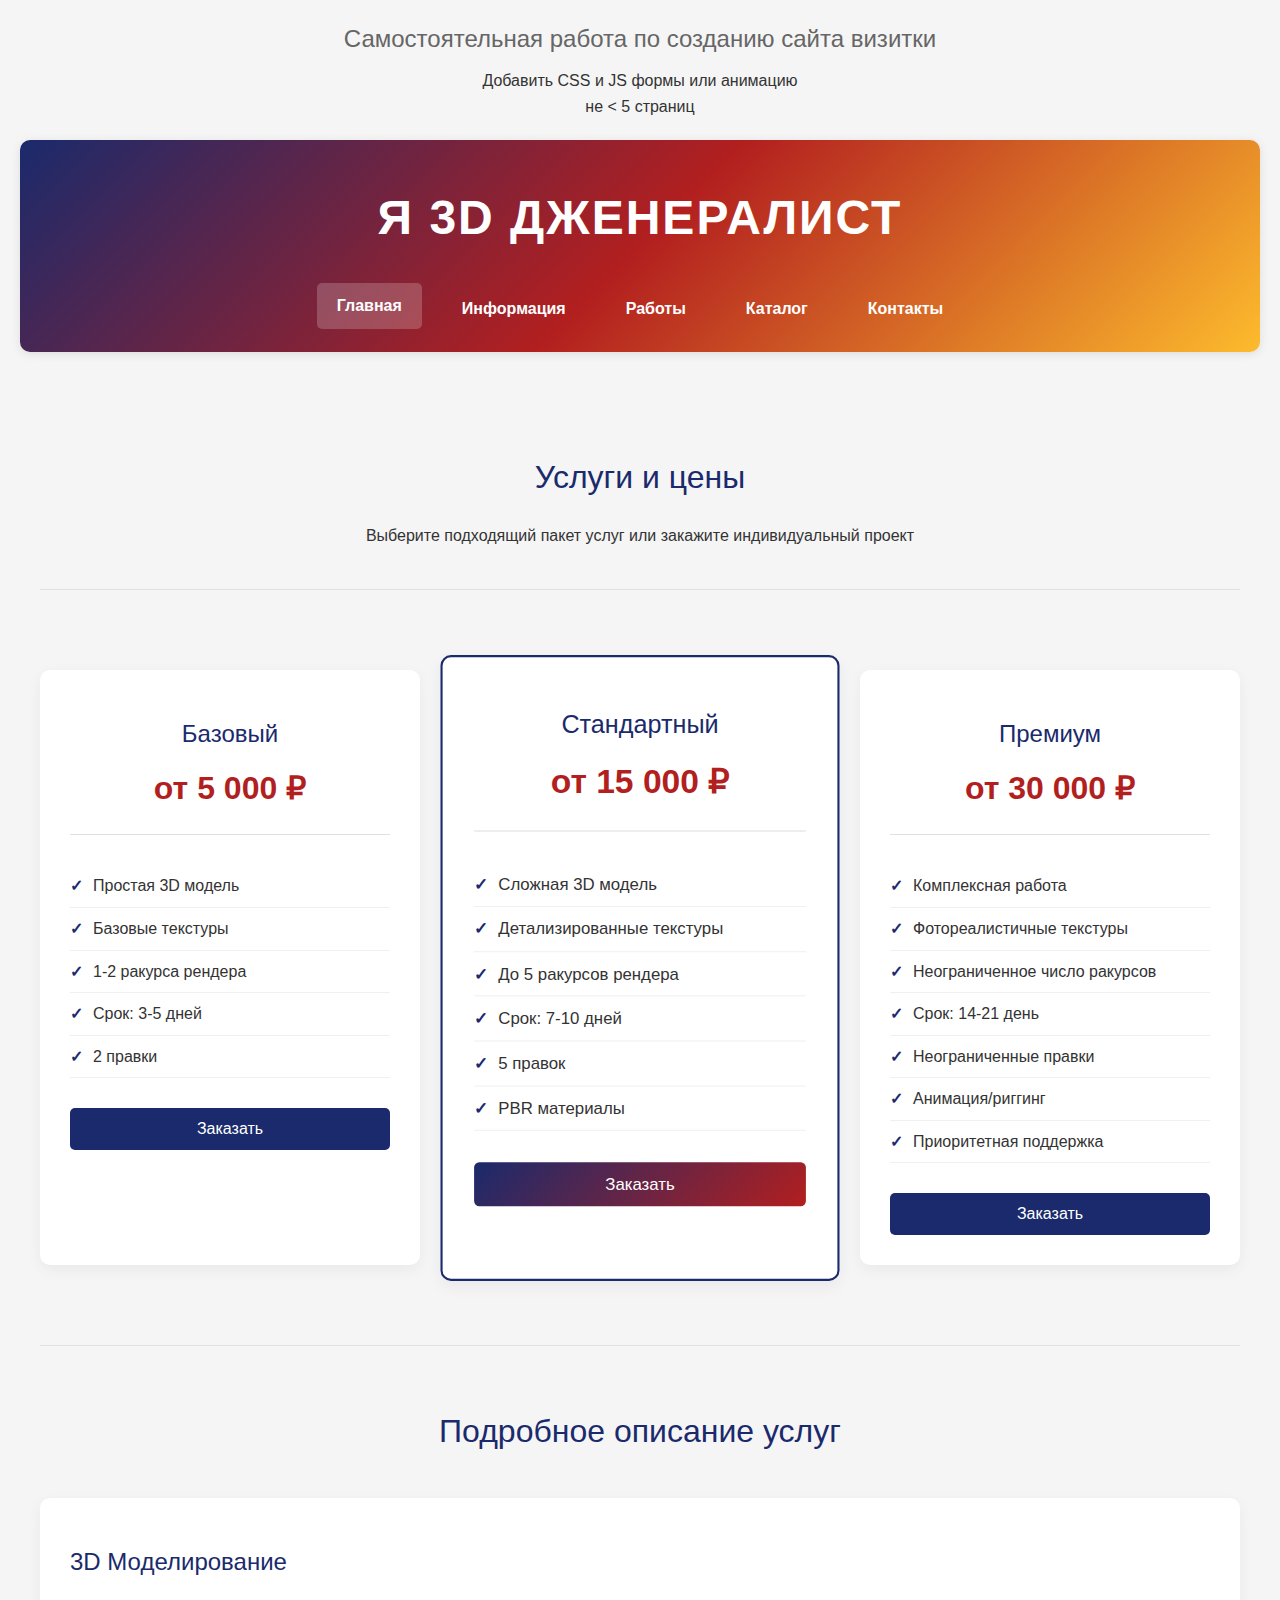
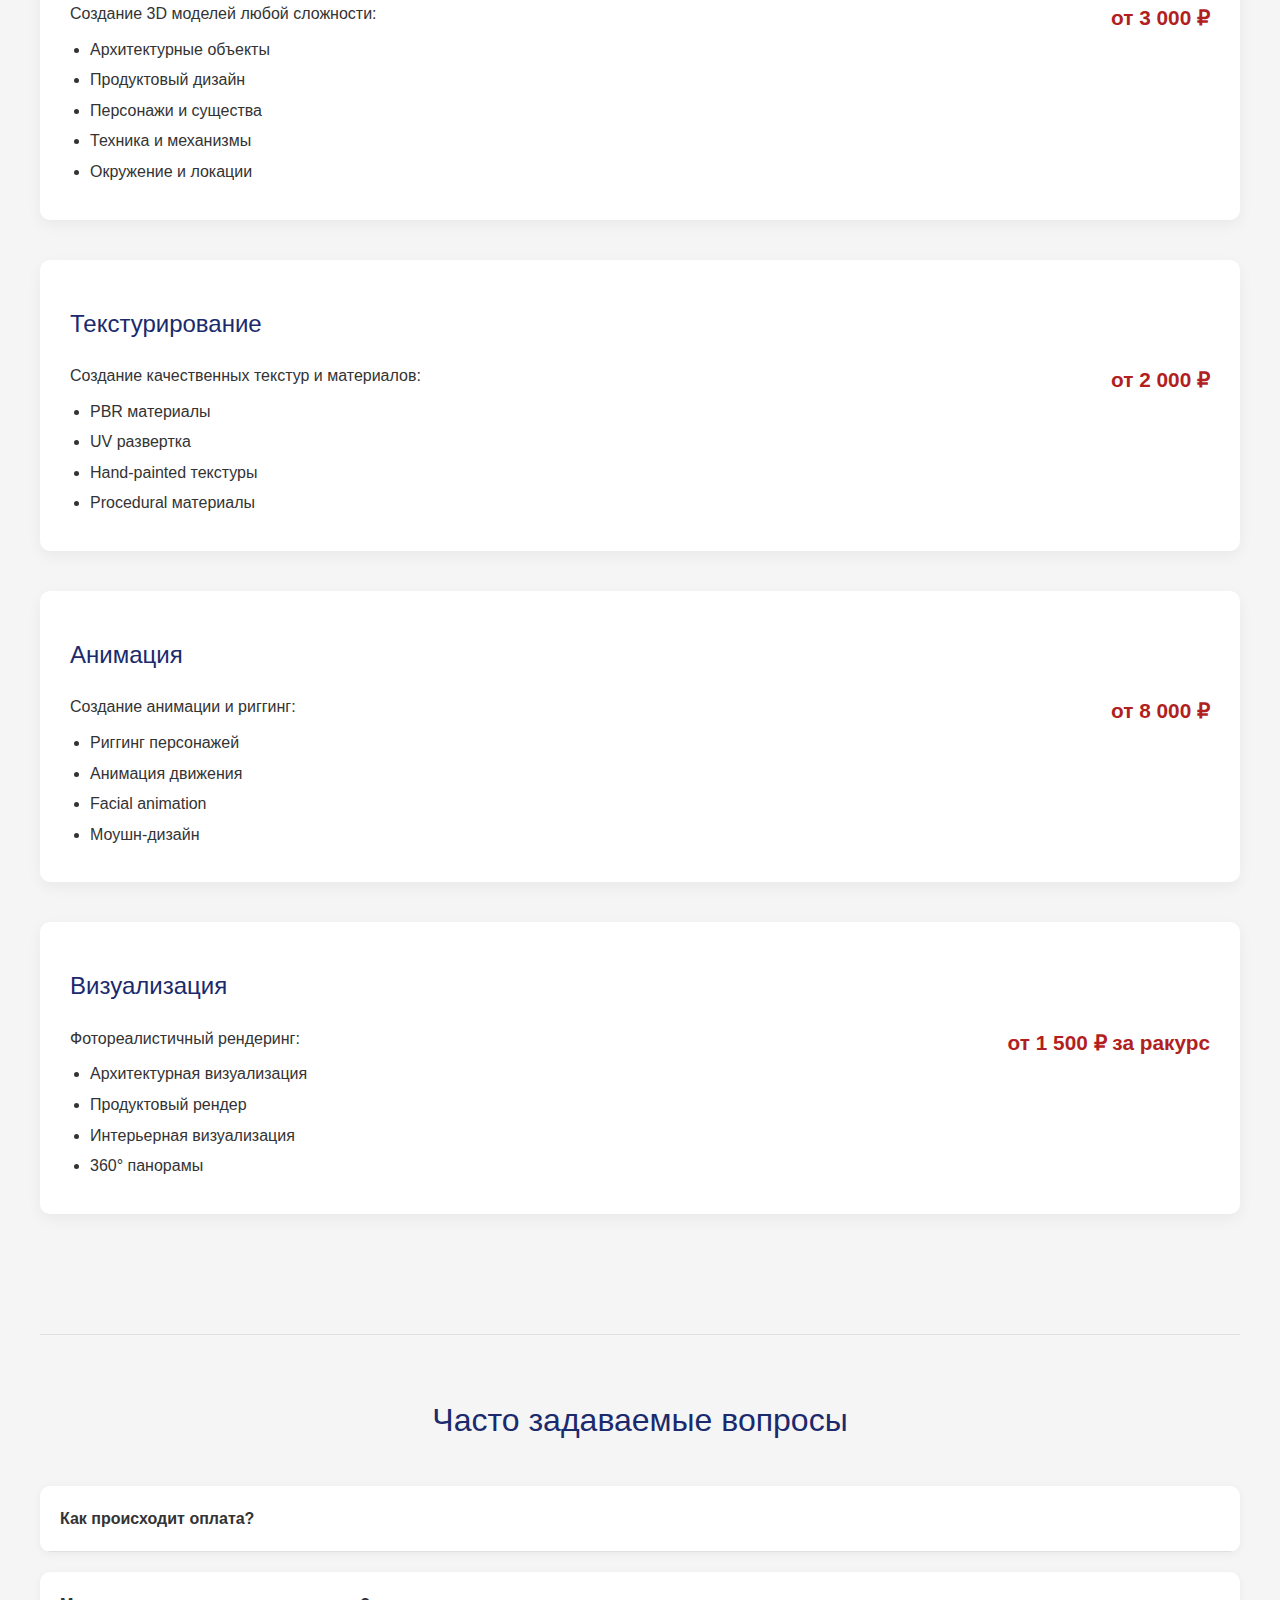
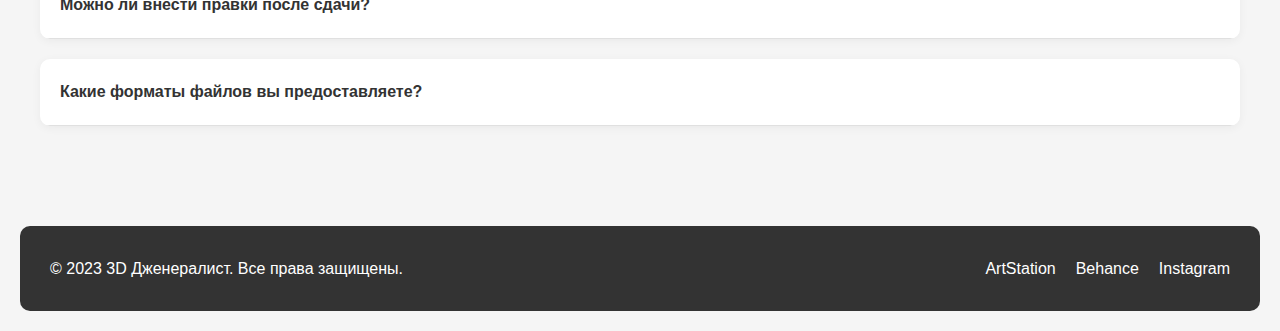
<file: style/catalog.html>
<!DOCTYPE html>
<html lang="en">
<head>
    <meta charset="utf-8">
    <meta name="viewport" content="width=device-width, initial-scale=1.0">
    <title>Услуги и цены - 3D Дженералист</title>
    <link rel="stylesheet" href="style.css">
    <script src="https://code.jquery.com/jquery-3.6.0.min.js"></script>
</head>
<body>
    <h1>Самостоятельная работа по созданию сайта визитки</h1>
    <p>Добавить CSS и JS формы или анимацию</p>
    <p>не < 5 страниц</p>

    <header>
        <div class="me">Я 3D дженералист</div>
        <div class="buttons">
            <a href="../index.html" class="b1 active">Главная</a>
            <a href="./inf.html" class="b2">Информация</a>
            <a href="./jobs.html" class="b3">Работы</a>
            <a href="./catalog.html" class="b4">Каталог</a>
            <a href="./contact.html" class="b5">Контакты</a>
        </div>
    </header>

    <main>
        <div class="catalog-header">
            <h2>Услуги и цены</h2>
            <p>Выберите подходящий пакет услуг или закажите индивидуальный проект</p>
        </div>

        <div class="pricing-plans">
            <div class="pricing-card">
                <div class="plan-header">
                    <h3>Базовый</h3>
                    <div class="price">от 5 000 ₽</div>
                </div>
                <ul class="plan-features">
                    <li>Простая 3D модель</li>
                    <li>Базовые текстуры</li>
                    <li>1-2 ракурса рендера</li>
                    <li>Срок: 3-5 дней</li>
                    <li>2 правки</li>
                </ul>
                <button class="plan-button" onclick="location.href='contact.html'">Заказать</button>
            </div>

            <div class="pricing-card featured">
                <div class="plan-header">
                    <h3>Стандартный</h3>
                    <div class="price">от 15 000 ₽</div>
                </div>
                <ul class="plan-features">
                    <li>Сложная 3D модель</li>
                    <li>Детализированные текстуры</li>
                    <li>До 5 ракурсов рендера</li>
                    <li>Срок: 7-10 дней</li>
                    <li>5 правок</li>
                    <li>PBR материалы</li>
                </ul>
                <button class="plan-button featured-btn" onclick="location.href='contact.html'">Заказать</button>
            </div>

            <div class="pricing-card">
                <div class="plan-header">
                    <h3>Премиум</h3>
                    <div class="price">от 30 000 ₽</div>
                </div>
                <ul class="plan-features">
                    <li>Комплексная работа</li>
                    <li>Фотореалистичные текстуры</li>
                    <li>Неограниченное число ракурсов</li>
                    <li>Срок: 14-21 день</li>
                    <li>Неограниченные правки</li>
                    <li>Анимация/риггинг</li>
                    <li>Приоритетная поддержка</li>
                </ul>
                <button class="plan-button" onclick="location.href='contact.html'">Заказать</button>
            </div>
        </div>

        <div class="services-detailed">
            <h2>Подробное описание услуг</h2>

            <div class="service-item">
                <h3>3D Моделирование</h3>
                <div class="service-content">
                    <div class="service-description">
                        <p>Создание 3D моделей любой сложности:</p>
                        <ul>
                            <li>Архитектурные объекты</li>
                            <li>Продуктовый дизайн</li>
                            <li>Персонажи и существа</li>
                            <li>Техника и механизмы</li>
                            <li>Окружение и локации</li>
                        </ul>
                    </div>
                    <div class="service-price">
                        <span>от 3 000 ₽</span>
                    </div>
                </div>
            </div>

            <div class="service-item">
                <h3>Текстурирование</h3>
                <div class="service-content">
                    <div class="service-description">
                        <p>Создание качественных текстур и материалов:</p>
                        <ul>
                            <li>PBR материалы</li>
                            <li>UV развертка</li>
                            <li>Hand-painted текстуры</li>
                            <li>Procedural материалы</li>
                        </ul>
                    </div>
                    <div class="service-price">
                        <span>от 2 000 ₽</span>
                    </div>
                </div>
            </div>

            <div class="service-item">
                <h3>Анимация</h3>
                <div class="service-content">
                    <div class="service-description">
                        <p>Создание анимации и риггинг:</p>
                        <ul>
                            <li>Риггинг персонажей</li>
                            <li>Анимация движения</li>
                            <li>Facial animation</li>
                            <li>Моушн-дизайн</li>
                        </ul>
                    </div>
                    <div class="service-price">
                        <span>от 8 000 ₽</span>
                    </div>
                </div>
            </div>

            <div class="service-item">
                <h3>Визуализация</h3>
                <div class="service-content">
                    <div class="service-description">
                        <p>Фотореалистичный рендеринг:</p>
                        <ul>
                            <li>Архитектурная визуализация</li>
                            <li>Продуктовый рендер</li>
                            <li>Интерьерная визуализация</li>
                            <li>360° панорамы</li>
                        </ul>
                    </div>
                    <div class="service-price">
                        <span>от 1 500 ₽ за ракурс</span>
                    </div>
                </div>
            </div>
        </div>

        <div class="faq">
            <h2>Часто задаваемые вопросы</h2>
            <div class="faq-item">
                <div class="faq-question">Как происходит оплата?</div>
                <div class="faq-answer">50% предоплата, 50% после сдачи работы. Принимаю перевод на карту, PayPal или другие способы.</div>
            </div>
            <div class="faq-item">
                <div class="faq-question">Можно ли внести правки после сдачи?</div>
                <div class="faq-answer">Да, в течение 14 дней после сдачи работы бесплатно вношу незначительные правки.</div>
            </div>
            <div class="faq-item">
                <div class="faq-question">Какие форматы файлов вы предоставляете?</div>
                <div class="faq-answer">FBX, OBJ, BLEND, MAX, и другие популярные форматы по требованию.</div>
            </div>
        </div>
    </main>

    <footer>
        <div class="footer-content">
            <p>&copy; 2023 3D Дженералист. Все права защищены.</p>
            <div class="social-links">
                <a href="#">ArtStation</a>
                <a href="#">Behance</a>
                <a href="#">Instagram</a>
            </div>
        </div>
    </footer>

    <script src="script.js"></script>
</body>
</html>
</file>
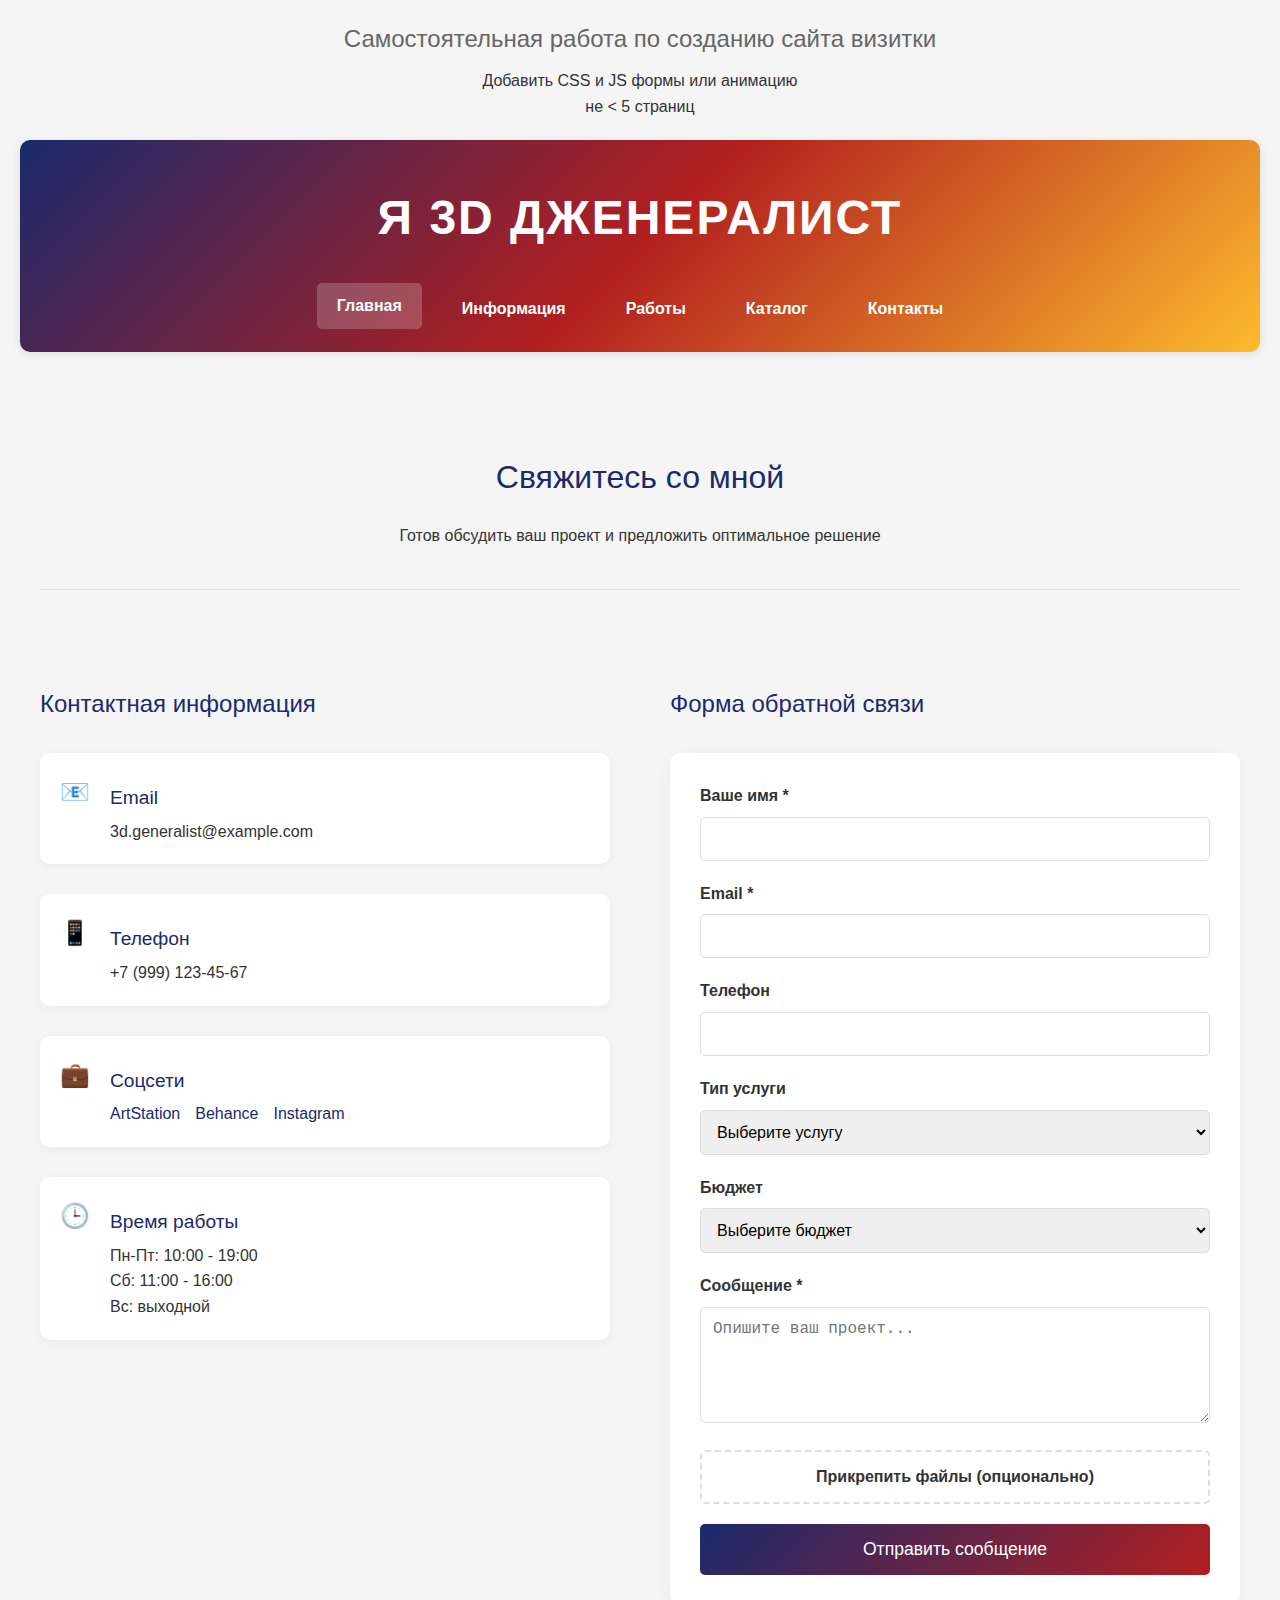
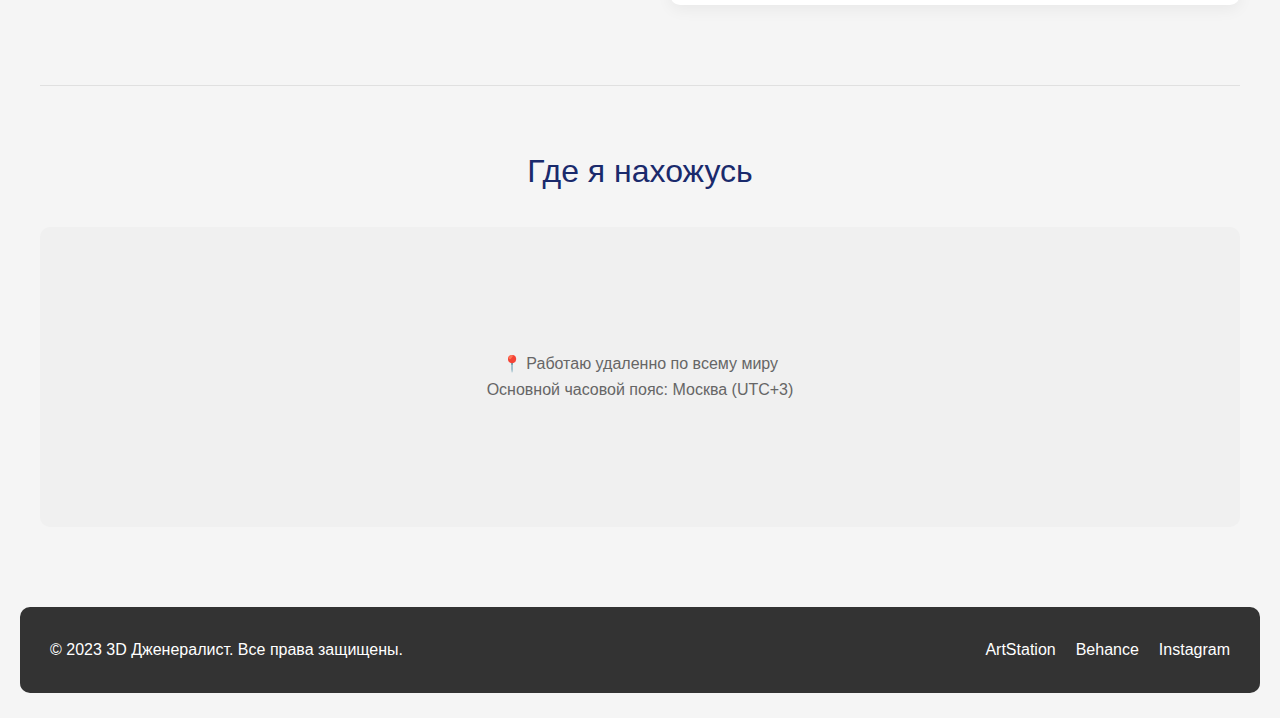
<file: style/contact.html>
<!DOCTYPE html>
<html lang="en">
<head>
    <meta charset="utf-8">
    <meta name="viewport" content="width=device-width, initial-scale=1.0">
    <title>Контакты - 3D Дженералист</title>
    <link rel="stylesheet" href="style.css">
    <script src="https://code.jquery.com/jquery-3.6.0.min.js"></script>
</head>
<body>
    <h1>Самостоятельная работа по созданию сайта визитки</h1>
    <p>Добавить CSS и JS формы или анимацию</p>
    <p>не < 5 страниц</p>

    <header>
        <div class="me">Я 3D дженералист</div>
        <div class="buttons">
            <a href="../index.html" class="b1 active">Главная</a>
            <a href="./inf.html" class="b2">Информация</a>
            <a href="./jobs.html" class="b3">Работы</a>
            <a href="./catalog.html" class="b4">Каталог</a>
            <a href="./contact.html" class="b5">Контакты</a>
        </div>
    </header>

    <main>
        <div class="contact-header">
            <h2>Свяжитесь со мной</h2>
            <p>Готов обсудить ваш проект и предложить оптимальное решение</p>
        </div>

        <div class="contact-content">
            <div class="contact-info">
                <h3>Контактная информация</h3>

                <div class="contact-item">
                    <div class="contact-icon">📧</div>
                    <div class="contact-details">
                        <h4>Email</h4>
                        <p>3d.generalist@example.com</p>
                    </div>
                </div>

                <div class="contact-item">
                    <div class="contact-icon">📱</div>
                    <div class="contact-details">
                        <h4>Телефон</h4>
                        <p>+7 (999) 123-45-67</p>
                    </div>
                </div>

                <div class="contact-item">
                    <div class="contact-icon">💼</div>
                    <div class="contact-details">
                        <h4>Соцсети</h4>
                        <div class="social-contact">
                            <a href="#" class="social-link">ArtStation</a>
                            <a href="#" class="social-link">Behance</a>
                            <a href="#" class="social-link">Instagram</a>
                        </div>
                    </div>
                </div>

                <div class="contact-item">
                    <div class="contact-icon">🕒</div>
                    <div class="contact-details">
                        <h4>Время работы</h4>
                        <p>Пн-Пт: 10:00 - 19:00</p>
                        <p>Сб: 11:00 - 16:00</p>
                        <p>Вс: выходной</p>
                    </div>
                </div>
            </div>

            <div class="contact-form-wrapper">
                <h3>Форма обратной связи</h3>
                <form id="contactForm" class="contact-form">
                    <div class="form-group">
                        <label for="name">Ваше имя *</label>
                        <input type="text" id="name" name="name" required>
                    </div>

                    <div class="form-group">
                        <label for="email">Email *</label>
                        <input type="email" id="email" name="email" required>
                    </div>

                    <div class="form-group">
                        <label for="phone">Телефон</label>
                        <input type="tel" id="phone" name="phone">
                    </div>

                    <div class="form-group">
                        <label for="service">Тип услуги</label>
                        <select id="service" name="service">
                            <option value="">Выберите услугу</option>
                            <option value="modeling">3D Моделирование</option>
                            <option value="texturing">Текстурирование</option>
                            <option value="animation">Анимация</option>
                            <option value="visualization">Визуализация</option>
                            <option value="other">Другое</option>
                        </select>
                    </div>

                    <div class="form-group">
                        <label for="budget">Бюджет</label>
                        <select id="budget" name="budget">
                            <option value="">Выберите бюджет</option>
                            <option value="5-15">5 000 - 15 000 ₽</option>
                            <option value="15-30">15 000 - 30 000 ₽</option>
                            <option value="30-50">30 000 - 50 000 ₽</option>
                            <option value="50+">Более 50 000 ₽</option>
                        </select>
                    </div>

                    <div class="form-group">
                        <label for="message">Сообщение *</label>
                        <textarea id="message" name="message" rows="5" required placeholder="Опишите ваш проект..."></textarea>
                    </div>

                    <div class="form-group">
                        <label class="file-upload">
                            <input type="file" id="attachment" name="attachment">
                            <span>Прикрепить файлы (опционально)</span>
                        </label>
                    </div>

                    <button type="submit" class="submit-button">Отправить сообщение</button>
                </form>
            </div>
        </div>

        <div class="map-section">
            <h2>Где я нахожусь</h2>
            <div class="map-placeholder">
                <div class="map-content">
                    <p>📍 Работаю удаленно по всему миру</p>
                    <p>Основной часовой пояс: Москва (UTC+3)</p>
                </div>
            </div>
        </div>
    </main>

    <footer>
        <div class="footer-content">
            <p>&copy; 2023 3D Дженералист. Все права защищены.</p>
            <div class="social-links">
                <a href="#">ArtStation</a>
                <a href="#">Behance</a>
                <a href="#">Instagram</a>
            </div>
        </div>
    </footer>

    <script src="script.js"></script>
</body>
</html>
</file>
<file: style/style.css>
/* http://meyerweb.com/eric/tools/css/reset/
   v2.0 | 20110126
   License: none (public domain)
*/

html, body, div, span, applet, object, iframe,
h1, h2, h3, h4, h5, h6, p, blockquote, pre,
a, abbr, acronym, address, big, cite, code,
del, dfn, em, img, ins, kbd, q, s, samp,
small, strike, strong, sub, sup, tt, var,
b, u, i, center,
dl, dt, dd, ol, ul, li,
fieldset, form, label, legend,
table, caption, tbody, tfoot, thead, tr, th, td,
article, aside, canvas, details, embed,
figure, figcaption, footer, header, hgroup,
menu, nav, output, ruby, section, summary,
time, mark, audio, video {
	margin: 0;
	padding: 0;
	border: 0;
	font-size: 100%;
	font: inherit;
	vertical-align: baseline;
}
/* HTML5 display-role reset for older browsers */
article, aside, details, figcaption, figure,
footer, header, hgroup, menu, nav, section {
	display: block;
}
body {
	line-height: 1;
}
ol, ul {
	list-style: none;
}
blockquote, q {
	quotes: none;
}
blockquote:before, blockquote:after,
q:before, q:after {
	content: '';
	content: none;
}
table {
	border-collapse: collapse;
	border-spacing: 0;
}

/* Основные стили */
body{
  text-align:center;
  background:#f5f5f5;
  font-family: 'Arial', sans-serif;
  color: #333;
  line-height: 1.6;
  padding: 20px;
}

h1 {
  font-size: 1.5rem;
  margin-bottom: 10px;
  color: #666;
}

h2 {
  font-size: 2rem;
  margin: 20px 0;
  color: #1a2a6c;
}

h3 {
  font-size: 1.5rem;
  margin: 15px 0;
  color: #1a2a6c;
}

h4 {
  font-size: 1.2rem;
  margin: 10px 0;
  color: #1a2a6c;
}

header{
  background: linear-gradient(135deg, #1a2a6c, #b21f1f, #fdbb2d);
  color: white;
  padding: 20px 0;
  margin: 20px 0;
  border-radius: 10px;
  box-shadow: 0 2px 10px rgba(0,0,0,0.1);
}

.me{
  text-transform:uppercase;
  font-size: 3rem;
  font-family:'Verdana', sans-serif;
  padding: 20px;
  margin-bottom: 10px;
  font-weight: bold;
  letter-spacing: 2px;
  transition: all 0.3s ease;
}

.buttons{
  display: flex;
  justify-content: center;
  gap: 20px;
  flex-wrap: wrap;
}

.buttons a{
  color: white;
  text-decoration: none;
  padding: 10px 20px;
  border-radius: 5px;
  transition: all 0.3s ease;
  font-weight: bold;
}

.buttons a:hover,
.buttons a.active{
  background: rgba(255,255,255,0.2);
  transform: translateY(-3px);
}

main {
  max-width: 1200px;
  margin: 0 auto;
  text-align: left;
}

/* Hero section */
.hero-section {
  display: flex;
  align-items: center;
  justify-content: space-between;
  padding: 40px 0;
  gap: 40px;
}

.hero-content {
  flex: 1;
}

.hero-content h2 {
  font-size: 2.5rem;
  margin-bottom: 20px;
  color: #1a2a6c;
}

.hero-content p {
  font-size: 1.2rem;
  margin-bottom: 30px;
  color: #666;
}

.cta-button {
  background: linear-gradient(135deg, #1a2a6c, #b21f1f);
  color: white;
  border: none;
  padding: 12px 30px;
  border-radius: 5px;
  font-size: 1rem;
  cursor: pointer;
  transition: all 0.3s ease;
}

.cta-button:hover {
  transform: translateY(-3px);
  box-shadow: 0 5px 15px rgba(0,0,0,0.1);
}

.hero-image {
  flex: 1;
}

.hero-image img {
  max-width: 100%;
  border-radius: 10px;
  box-shadow: 0 10px 30px rgba(0,0,0,0.1);
}

/* Features section */
.features-section {
  padding: 40px 0;
  margin: 40px 0;
  border-top: 1px solid #e0e0e0;
  border-bottom: 1px solid #e0e0e0;
}

.features-section h2 {
  text-align: center;
  margin-bottom: 40px;
}

.features-grid {
  display: grid;
  grid-template-columns: repeat(auto-fit, minmax(250px, 1fr));
  gap: 30px;
}

.feature {
  padding: 30px;
  text-align: center;
  border-radius: 10px;
  box-shadow: 0 5px 15px rgba(0,0,0,0.05);
  transition: all 0.3s ease;
  background: white;
}

.feature:hover {
  transform: translateY(-5px);
  box-shadow: 0 10px 25px rgba(0,0,0,0.1);
}

.feature-icon {
  font-size: 3rem;
  margin-bottom: 20px;
}

.feature h3 {
  font-size: 1.5rem;
  margin-bottom: 15px;
  color: #1a2a6c;
}

/* Preview works */
.preview-works {
  padding: 40px 0;
  margin: 40px 0;
}

.preview-works h2 {
  text-align: center;
  margin-bottom: 40px;
}

.works-preview {
  display: grid;
  grid-template-columns: repeat(auto-fit, minmax(200px, 1fr));
  gap: 30px;
  margin-bottom: 40px;
}

.work-preview-item {
  text-align: center;
  background: white;
  padding: 20px;
  border-radius: 10px;
  box-shadow: 0 5px 15px rgba(0,0,0,0.05);
}

.work-placeholder {
  width: 100%;
  height: 150px;
  background: linear-gradient(135deg, #1a2a6c, #b21f1f);
  border-radius: 10px;
  display: flex;
  align-items: center;
  justify-content: center;
  color: white;
  font-weight: bold;
  margin-bottom: 15px;
}

.view-all-button {
  display: inline-block;
  padding: 12px 30px;
  background: linear-gradient(135deg, #1a2a6c, #b21f1f);
  color: white;
  text-decoration: none;
  border-radius: 5px;
  transition: all 0.3s ease;
  text-align: center;
}

.view-all-button:hover {
  transform: translateY(-3px);
  box-shadow: 0 5px 15px rgba(0,0,0,0.1);
}

/* About page styles */
.about-me {
  padding: 40px 0;
  margin: 40px 0;
  border-bottom: 1px solid #e0e0e0;
}

.about-content {
  display: flex;
  gap: 40px;
  align-items: flex-start;
}

.about-text {
  flex: 2;
}

.about-text h2 {
  margin-bottom: 20px;
}

.about-text h3 {
  margin: 30px 0 15px 0;
}

.experience-list {
  list-style: disc;
  margin-left: 20px;
  margin-bottom: 20px;
}

.experience-list li {
  margin-bottom: 8px;
}

.about-image {
  flex: 1;
}

.image-placeholder {
  width: 100%;
  height: 300px;
  background: #ddd;
  border-radius: 10px;
  display: flex;
  align-items: center;
  justify-content: center;
  color: #666;
  font-weight: bold;
}

/* Skills detailed */
.skills-detailed {
  padding: 40px 0;
  margin: 40px 0;
  border-bottom: 1px solid #e0e0e0;
}

.skills-detailed h2 {
  text-align: center;
  margin-bottom: 40px;
}

.skills-container {
  max-width: 800px;
  margin: 0 auto;
}

.skill-category {
  margin-bottom: 30px;
  background: white;
  padding: 20px;
  border-radius: 10px;
  box-shadow: 0 5px 15px rgba(0,0,0,0.05);
}

.skill-category h3 {
  margin-bottom: 10px;
}

.skill-bar {
  width: 100%;
  height: 20px;
  background: #e0e0e0;
  border-radius: 10px;
  margin-bottom: 10px;
  overflow: hidden;
}

.skill-level {
  height: 100%;
  background: linear-gradient(135deg, #1a2a6c, #b21f1f);
  border-radius: 10px;
  text-align: right;
  padding-right: 10px;
  color: white;
  font-size: 0.8rem;
  line-height: 20px;
  transition: width 1s ease-in-out;
}

/* Work process */
.work-process {
  padding: 40px 0;
  margin: 40px 0;
}

.work-process h2 {
  text-align: center;
  margin-bottom: 40px;
}

.process-steps {
  display: grid;
  grid-template-columns: repeat(auto-fit, minmax(200px, 1fr));
  gap: 30px;
}

.step {
  text-align: center;
  padding: 30px 20px;
  border-radius: 10px;
  box-shadow: 0 5px 15px rgba(0,0,0,0.05);
  background: white;
}

.step-number {
  width: 50px;
  height: 50px;
  background: linear-gradient(135deg, #1a2a6c, #b21f1f);
  color: white;
  border-radius: 50%;
  display: flex;
  align-items: center;
  justify-content: center;
  font-size: 1.5rem;
  font-weight: bold;
  margin: 0 auto 20px auto;
}

.step h3 {
  margin-bottom: 15px;
}

/* Portfolio styles */
.portfolio-header {
  padding: 40px 0;
  margin: 40px 0;
  border-bottom: 1px solid #e0e0e0;
  text-align: center;
}

.portfolio-filters {
  padding: 30px 0;
  margin: 30px 0;
  display: flex;
  justify-content: center;
  gap: 15px;
  flex-wrap: wrap;
}

.filter-btn {
  padding: 10px 20px;
  border: 2px solid #1a2a6c;
  background: white;
  color: #1a2a6c;
  border-radius: 25px;
  cursor: pointer;
  transition: all 0.3s ease;
}

.filter-btn.active,
.filter-btn:hover {
  background: #1a2a6c;
  color: white;
}

.portfolio-grid {
  padding: 40px 0;
  margin: 40px 0;
  display: grid;
  grid-template-columns: repeat(auto-fill, minmax(300px, 1fr));
  gap: 30px;
}

.portfolio-item {
  border-radius: 10px;
  overflow: hidden;
  box-shadow: 0 5px 15px rgba(0,0,0,0.1);
  transition: all 0.3s ease;
  background: white;
}

.portfolio-item:hover {
  transform: translateY(-10px);
  box-shadow: 0 15px 30px rgba(0,0,0,0.15);
}

.portfolio-image {
  height: 200px;
  background: #ddd;
  display: flex;
  align-items: center;
  justify-content: center;
  color: #666;
  font-weight: bold;
}

.portfolio-info {
  padding: 20px;
}

.portfolio-info h3 {
  margin-bottom: 10px;
}

.portfolio-category {
  display: inline-block;
  padding: 5px 10px;
  background: #e0e0e0;
  border-radius: 15px;
  font-size: 0.8rem;
  margin-top: 10px;
}

/* Testimonials */
.testimonials {
  padding: 40px 0;
  margin: 40px 0;
  border-top: 1px solid #e0e0e0;
}

.testimonials h2 {
  text-align: center;
  margin-bottom: 40px;
}

.testimonials-grid {
  display: grid;
  grid-template-columns: repeat(auto-fit, minmax(300px, 1fr));
  gap: 30px;
}

.testimonial {
  background: white;
  padding: 30px;
  border-radius: 10px;
  box-shadow: 0 5px 15px rgba(0,0,0,0.05);
  position: relative;
}

.testimonial:before {
  content: '"';
  font-size: 4rem;
  color: #e0e0e0;
  position: absolute;
  top: 10px;
  left: 20px;
}

.testimonial p {
  font-style: italic;
  margin-bottom: 20px;
  position: relative;
  z-index: 1;
}

.client-info {
  text-align: right;
}

/* Catalog styles */
.catalog-header {
  padding: 40px 0;
  margin: 40px 0;
  border-bottom: 1px solid #e0e0e0;
  text-align: center;
}

.pricing-plans {
  padding: 40px 0;
  margin: 40px 0;
  display: grid;
  grid-template-columns: repeat(auto-fit, minmax(300px, 1fr));
  gap: 30px;
}

.pricing-card {
  background: white;
  border-radius: 10px;
  padding: 30px;
  box-shadow: 0 5px 15px rgba(0,0,0,0.05);
  text-align: center;
  transition: all 0.3s ease;
}

.pricing-card.featured {
  transform: scale(1.05);
  border: 2px solid #1a2a6c;
}

.pricing-card:hover {
  transform: translateY(-10px);
  box-shadow: 0 15px 30px rgba(0,0,0,0.1);
}

.pricing-card.featured:hover {
  transform: scale(1.05) translateY(-10px);
}

.plan-header {
  margin-bottom: 30px;
  padding-bottom: 20px;
  border-bottom: 1px solid #e0e0e0;
}

.plan-header h3 {
  margin-bottom: 10px;
}

.price {
  font-size: 2rem;
  font-weight: bold;
  color: #b21f1f;
}

.plan-features {
  list-style: none;
  margin-bottom: 30px;
  text-align: left;
}

.plan-features li {
  padding: 8px 0;
  border-bottom: 1px solid #f0f0f0;
}

.plan-features li:before {
  content: "✓";
  color: #1a2a6c;
  margin-right: 10px;
  font-weight: bold;
}

.plan-button {
  width: 100%;
  padding: 12px;
  background: #1a2a6c;
  color: white;
  border: none;
  border-radius: 5px;
  font-size: 1rem;
  cursor: pointer;
  transition: all 0.3s ease;
}

.plan-button:hover {
  background: #b21f1f;
  transform: translateY(-2px);
}

.plan-button.featured-btn {
  background: linear-gradient(135deg, #1a2a6c, #b21f1f);
}

/* Services detailed */
.services-detailed {
  padding: 40px 0;
  margin: 40px 0;
  border-top: 1px solid #e0e0e0;
}

.services-detailed h2 {
  text-align: center;
  margin-bottom: 40px;
}

.service-item {
  margin-bottom: 40px;
  padding: 30px;
  border-radius: 10px;
  box-shadow: 0 5px 15px rgba(0,0,0,0.05);
  background: white;
}

.service-item h3 {
  margin-bottom: 20px;
}

.service-content {
  display: flex;
  justify-content: space-between;
  align-items: flex-start;
  gap: 30px;
}

.service-description {
  flex: 2;
}

.service-description ul {
  list-style: disc;
  margin-left: 20px;
  margin-top: 10px;
}

.service-description li {
  margin-bottom: 5px;
}

.service-price {
  flex: 1;
  text-align: right;
}

.service-price span {
  font-size: 1.3rem;
  font-weight: bold;
  color: #b21f1f;
}

/* FAQ */
.faq {
  padding: 40px 0;
  margin: 40px 0;
  border-top: 1px solid #e0e0e0;
}

.faq h2 {
  text-align: center;
  margin-bottom: 40px;
}

.faq-item {
  margin-bottom: 20px;
  border-radius: 10px;
  overflow: hidden;
  box-shadow: 0 2px 10px rgba(0,0,0,0.05);
  background: white;
}

.faq-question {
  padding: 20px;
  font-weight: bold;
  cursor: pointer;
  border-bottom: 1px solid #e0e0e0;
}

.faq-answer {
  padding: 20px;
  display: none;
}

.faq-item.active .faq-answer {
  display: block;
}

/* Contact page styles */
.contact-header {
  padding: 40px 0;
  margin: 40px 0;
  border-bottom: 1px solid #e0e0e0;
  text-align: center;
}

.contact-content {
  padding: 40px 0;
  margin: 40px 0;
  display: grid;
  grid-template-columns: 1fr 1fr;
  gap: 60px;
}

.contact-info h3,
.contact-form-wrapper h3 {
  margin-bottom: 30px;
}

.contact-item {
  display: flex;
  align-items: flex-start;
  gap: 20px;
  margin-bottom: 30px;
  padding: 20px;
  background: white;
  border-radius: 10px;
  box-shadow: 0 2px 10px rgba(0,0,0,0.05);
}

.contact-icon {
  font-size: 1.5rem;
}

.contact-details h4 {
  margin-bottom: 5px;
}

.social-contact {
  display: flex;
  gap: 15px;
}

.social-link {
  color: #1a2a6c;
  text-decoration: none;
  transition: color 0.3s ease;
}

.social-link:hover {
  color: #b21f1f;
}

/* Contact form */
.contact-form {
  background: white;
  padding: 30px;
  border-radius: 10px;
  box-shadow: 0 5px 15px rgba(0,0,0,0.05);
}

.form-group {
  margin-bottom: 20px;
}

.form-group label {
  display: block;
  margin-bottom: 8px;
  font-weight: bold;
  color: #333;
}

.form-group input,
.form-group select,
.form-group textarea {
  width: 100%;
  padding: 12px;
  border: 1px solid #ddd;
  border-radius: 5px;
  font-size: 1rem;
  box-sizing: border-box;
}

.form-group textarea {
  resize: vertical;
}

.file-upload {
  display: block;
  padding: 12px;
  border: 2px dashed #ddd;
  border-radius: 5px;
  text-align: center;
  cursor: pointer;
  transition: all 0.3s ease;
}

.file-upload:hover {
  border-color: #1a2a6c;
  background: #f0f8ff;
}

.file-upload input {
  display: none;
}

.submit-button {
  width: 100%;
  padding: 15px;
  background: linear-gradient(135deg, #1a2a6c, #b21f1f);
  color: white;
  border: none;
  border-radius: 5px;
  font-size: 1.1rem;
  cursor: pointer;
  transition: all 0.3s ease;
}

.submit-button:hover {
  transform: translateY(-2px);
  box-shadow: 0 5px 15px rgba(0,0,0,0.1);
}

/* Map section */
.map-section {
  padding: 40px 0;
  margin: 40px 0;
  border-top: 1px solid #e0e0e0;
  text-align: center;
}

.map-section h2 {
  margin-bottom: 30px;
}

.map-placeholder {
  height: 300px;
  background: #f0f0f0;
  border-radius: 10px;
  display: flex;
  align-items: center;
  justify-content: center;
}

.map-content {
  color: #666;
}

/* Footer */
footer {
  background: #333;
  color: white;
  padding: 30px;
  margin-top: 40px;
  border-radius: 10px;
}

.footer-content {
  max-width: 1200px;
  margin: 0 auto;
  display: flex;
  justify-content: space-between;
  align-items: center;
}

.social-links {
  display: flex;
  gap: 20px;
}

.social-links a {
  color: white;
  text-decoration: none;
  transition: all 0.3s ease;
}

.social-links a:hover {
  color: #fdbb2d;
}

/* Адаптивность */
@media (max-width: 768px) {
  .hero-section,
  .about-content,
  .contact-content {
    flex-direction: column;
  }

  .service-content {
    flex-direction: column;
  }

  .service-price {
    text-align: left;
  }

  .pricing-card.featured {
    transform: none;
  }

  .contact-content {
    grid-template-columns: 1fr;
  }

  .footer-content {
    flex-direction: column;
    gap: 20px;
  }

  .me {
    font-size: 2rem;
  }

  .buttons {
    flex-direction: column;
    align-items: center;
  }
}
/* Добавьте эти стили в существующий style.css */

/* Стили для изображений работ */
.work-image {
    width: 100%;
    height: 150px;
    object-fit: cover;
    border-radius: 10px;
    margin-bottom: 15px;
    transition: transform 0.3s ease;
}

.work-preview-item:hover .work-image {
    transform: scale(1.05);
}

/* Стили для изображений портфолио */
.portfolio-image img {
    width: 100%;
    height: 200px;
    object-fit: cover;
    display: block;
}

/* Стили для аватара */
.profile-image {
    width: 100%;
    height: 300px;
    object-fit: cover;
    border-radius: 10px;
    box-shadow: 0 10px 30px rgba(0,0,0,0.2);
}

/* Герой изображение */
.hero-image img {
    max-width: 100%;
    height: auto;
    border-radius: 10px;
    box-shadow: 0 10px 30px rgba(0,0,0,0.1);
    transition: transform 0.3s ease;
}

.hero-image img:hover {
    transform: scale(1.02);
}

/* Адаптивность для изображений */
@media (max-width: 768px) {
    .work-image {
        height: 120px;
    }

    .portfolio-image img {
        height: 180px;
    }

    .profile-image {
        height: 250px;
    }
}
</file>
